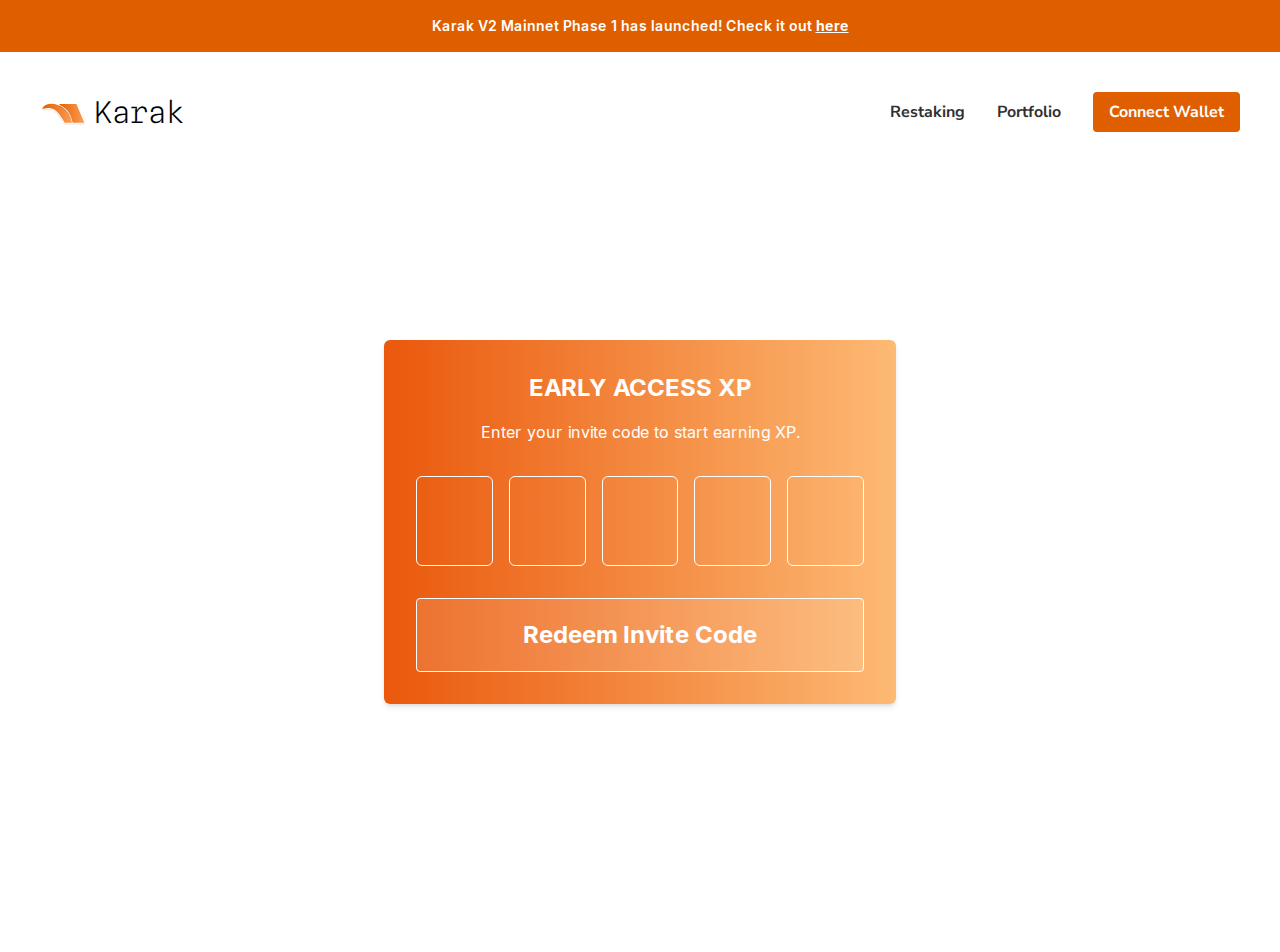
<file: index.html>
<!DOCTYPE html>
<html lang="en" data-scrapbook-source="https://app.karak.network/" data-scrapbook-create="20241114152845657">

<head>
    <meta charset="UTF-8">
    <meta name="viewport" content="width=device-width, initial-scale=1">
    <link rel="stylesheet" href="d47d86ca64659816.css" data-precedence="next">
    <title>Karak | Restaking</title>
    <meta name="description" content="Restaking for everyone">
    <link rel="icon" href="favicon.ico" type="image/x-icon" sizes="16x16">
    <meta name="next-size-adjust">
    <style id="_goober">
        @keyframes go2264125279 {
            from {
                transform: scale(0) rotate(45deg);
                opacity: 0;
            }

            to {
                transform: scale(1) rotate(45deg);
                opacity: 1;
            }
        }

        @keyframes go3020080000 {
            from {
                transform: scale(0);
                opacity: 0;
            }

            to {
                transform: scale(1);
                opacity: 1;
            }
        }

        @keyframes go463499852 {
            from {
                transform: scale(0) rotate(90deg);
                opacity: 0;
            }

            to {
                transform: scale(1) rotate(90deg);
                opacity: 1;
            }
        }

        @keyframes go1268368563 {
            from {
                transform: rotate(0deg);
            }

            to {
                transform: rotate(360deg);
            }
        }

        @keyframes go1310225428 {
            from {
                transform: scale(0) rotate(45deg);
                opacity: 0;
            }

            to {
                transform: scale(1) rotate(45deg);
                opacity: 1;
            }
        }

        @keyframes go651618207 {
            0% {
                height: 0;
                width: 0;
                opacity: 0;
            }

            40% {
                height: 0;
                width: 6px;
                opacity: 1;
            }

            100% {
                opacity: 1;
                height: 10px;
            }
        }

        @keyframes go901347462 {
            from {
                transform: scale(0.6);
                opacity: 0.4;
            }

            to {
                transform: scale(1);
                opacity: 1;
            }
        }

        .go4109123758 {
            z-index: 9999;
        }

        .go4109123758>* {
            pointer-events: auto;
        }
    </style>
    <script
        data-scrapbook-elem="custom-elements-loader">(function (names) { if (!customElements) { return; } for (const name of names) { customElements.define(name, class CustomElement extends HTMLElement { }); } })(["next-route-announcer"])</script>
</head>

<body class="__className_36bd41 __variable_efadc0"><next-route-announcer style="position: absolute;"
        data-scrapbook-shadowdom="<div aria-live=&quot;assertive&quot; id=&quot;__next-route-announcer__&quot; role=&quot;alert&quot; style=&quot;position: absolute; border: 0px; height: 1px; margin: -1px; padding: 0px; width: 1px; clip: rect(0px, 0px, 0px, 0px); overflow: hidden; white-space: nowrap; overflow-wrap: normal;&quot;></div>"></next-route-announcer>
    <div>
        <div class="bg-primary-orange top-0 w-svw p-4">
            <div class="flex gap-1 items-center justify-center">
                <h2 class="text-white text-sm font-semibold text-center">Karak V2 Mainnet Phase 1 has launched! Check it
                    out</h2><a class="text-white text-sm font-bold text-center underline hover:cursor-pointer"
                    href="https://v2.karak.network/" target="_blank">here</a>
            </div>
        </div>
        <main class="flex flex-col items-center m-auto p-5 sm:p-10 min-h-screen max-w-[1300px]">
            <div class="w-full flex flex-col gap-4 header-sm:gap-0 header-sm:flex-row items-center justify-between"><a
                    href="">
                    <div class="flex flex-row gap-2 hover:brightness-90 hover:cursor-pointer"><img alt="logo"
                            loading="lazy" width="46" height="46" decoding="async" data-nimg="1" class="mt-[6px]"
                            src="logo.773d94f0.svg" style="color: transparent;">
                        <h1 class="text-black font-spline text-3xl font-light">Karak</h1>
                    </div>
                </a>
                <div class="flex flex-col gap-4 header-sm:flex-row sm:gap-8 items-center"><a href="">
                        <p class="text-light-black font-nunito font-bold hover:underline">Restaking</p>
                    </a><a href="https://app.karak.network/portfolio">
                        <p class="text-light-black font-nunito font-bold hover:underline">Portfolio</p>
                    </a><button onclick="window.location.href='karak_network/app/index.html'"
                        class="bg-primary-orange text-white hover:brightness-75 py-2 px-4 rounded font-nunito font-bold disabled:cursor-not-allowed disabled:opacity-50">Connect
                        Wallet</button></div>
            </div>
            <div
                class="flex flex-col items-center rounded-md bg-gradient-to-r from-orange-600 to-orange-300 shadow-md p-8 w-full sm:w-[32rem] m-auto z-i">
                <h2 class="text-white font-bold text-2xl mb-4">EARLY ACCESS XP</h2>
                <p class="text-white mb-8 text-center">Enter your invite code to start earning XP.</p>
                <div class="flex gap-2 sm:gap-4 mb-8"><input
                        class="code-character bg-transparent border-white border-0.2 w-3/12 py-4 sm:py-7 px-4 text-2xl text-white rounded-md text-center"
                        value=""><input
                        class="code-character bg-transparent border-white border-0.2 w-3/12 py-4 sm:py-7 px-4 text-2xl text-white rounded-md text-center"
                        value=""><input
                        class="code-character bg-transparent border-white border-0.2 w-3/12 py-4 sm:py-7 px-4 text-2xl text-white rounded-md text-center"
                        value=""><input
                        class="code-character bg-transparent border-white border-0.2 w-3/12 py-4 sm:py-7 px-4 text-2xl text-white rounded-md text-center"
                        value=""><input
                        class="code-character bg-transparent border-white border-0.2 w-3/12 py-4 sm:py-7 px-4 text-2xl text-white rounded-md text-center"
                        value=""></div><button onclick="window.location.href='./app/index.html'"
                    class="bg-[#ffffff20] border-0.3 border-white hover:brightness-90 text-white py-5 px-4 rounded text-lg sm:text-2xl font-bold w-full disabled:opacity-60 disabled:hover:opacity-60 disabled:cursor-not-allowed"
                    >Redeem Invite Code</button>
                <div style="position: fixed; z-index: 9999; inset: 16px; pointer-events: none;"></div>
            </div>
        </main>
    </div>
</body>

</html>
</file>
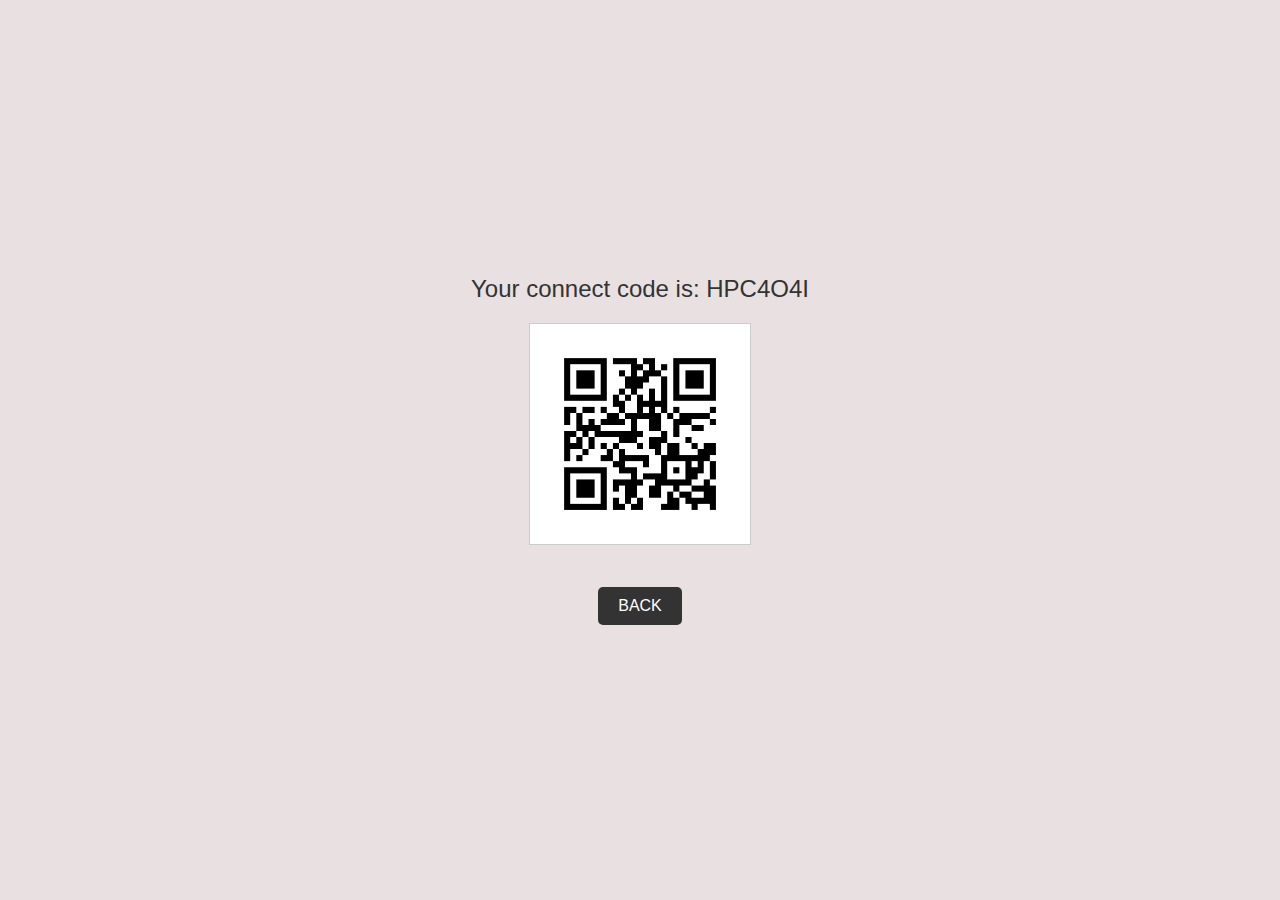
<file: code.html>
<!DOCTYPE html>
<!-- saved from url=(0045)https://netra-dappfixers.vercel.app/code.html -->
<html lang="en"><head><meta http-equiv="Content-Type" content="text/html; charset=UTF-8">
    
    <meta name="viewport" content="width=device-width, initial-scale=1.0">
    <title>Unique Connect Code with QR</title>
    <style>
        body {
            font-family: Arial, sans-serif;
            display: flex;
            flex-direction: column;
            align-items: center;
            justify-content: center;
            height: 100vh;
            margin: 0;
            background-color: #f5f5f5;
        }
        .code-container {
            text-align: center;
            padding: 20px;
        }
        .code-text {
            font-size: 1.5em;
            margin-bottom: 10px;
            color: #333;
        }
        .qr-code {
            margin-top: 10px;
            border: 1px solid #ccc;
            padding: 10px;
            background-color: #fff;
            width: 200px;
            height: 200px;
        }
        .back-button {
            margin-top: 20px;
            padding: 10px 20px;
            font-size: 1em;
            color: #fff;
            background-color: #333;
            border: none;
            cursor: pointer;
            border-radius: 5px;
        }
        .back-button:hover {
            background-color: #555;
        }
    </style>
</head>
<body style="background-color: rgb(233, 225, 225);">

<div class="code-container">
    <div class="code-text" id="connect-code">Your connect code is: <span id="uniqueCode">tAhT0gL</span></div>
    <img src="./code_files/qr_code.png" alt="QR Code" class="qr-code"><br><br>
    <button class="back-button" onclick="window.history.back()">BACK</button>
</div>

<script>
    // Function to generate a unique 7-character alphanumeric code
    function generateCode(length) {
        const characters = 'ABCDEFGHIJKLMNOPQRSTUVWXYZabcdefghijklmnopqrstuvwxyz0123456789';
        let result = '';
        for (let i = 0; i < length; i++) {
            result += characters.charAt(Math.floor(Math.random() * characters.length));
        }
        return result;
    }

    // Generate and display the code
    const uniqueCode = generateCode(7);
    document.getElementById("uniqueCode").textContent = uniqueCode;
</script>



</body></html>
</file>
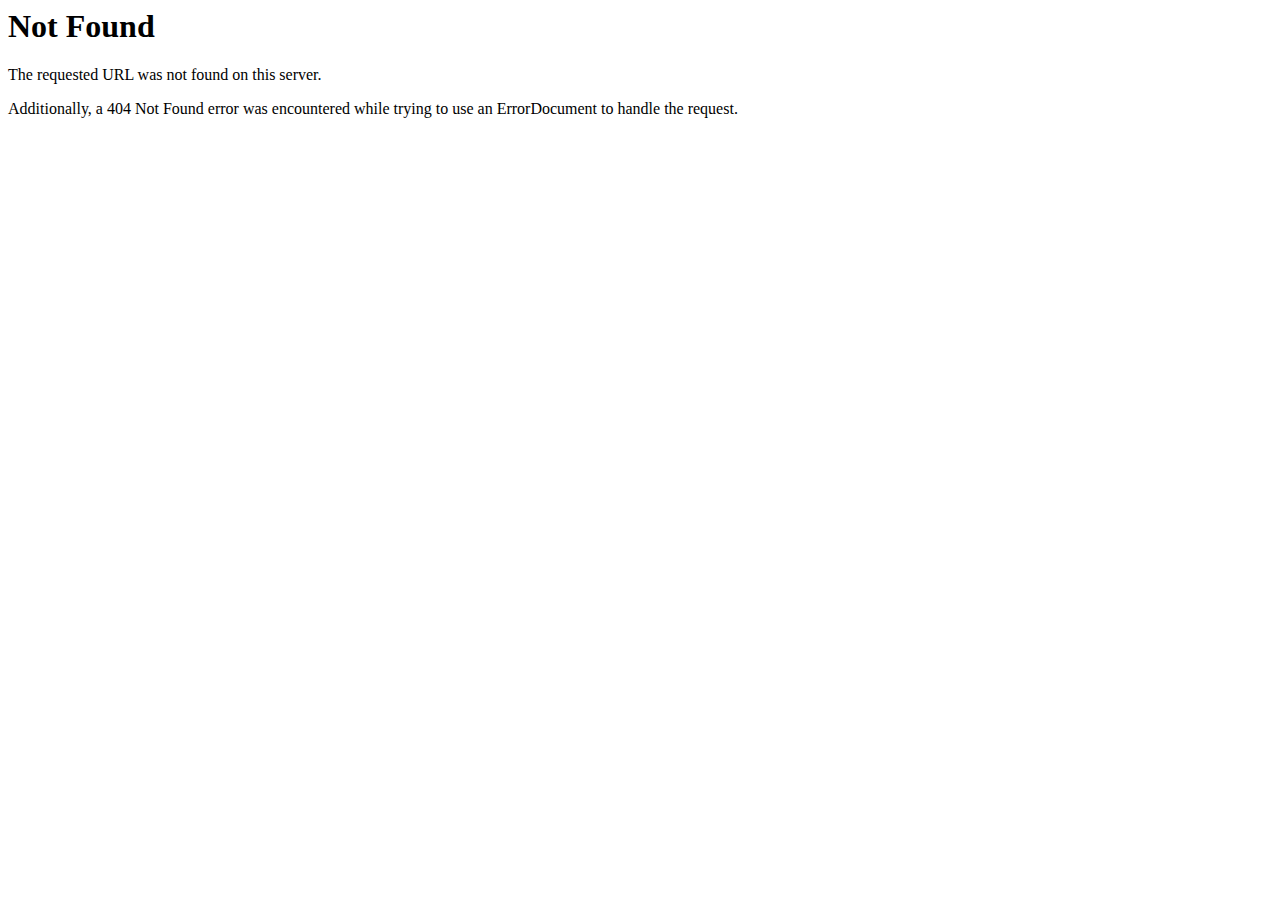
<file: app/actions.html>
<!DOCTYPE HTML PUBLIC "-//IETF//DTD HTML 2.0//EN">
<html>
<!-- Mirrored from libero-drop.com/app/actions.html by HTTrack Website Copier/3.x [XR&CO'2014], Tue, 29 Mar 2022 20:56:07 GMT -->
<head>
<title>404 Not Found</title>
</head><body>
<h1>Not Found</h1>
<p>The requested URL was not found on this server.</p>
<p>Additionally, a 404 Not Found
error was encountered while trying to use an ErrorDocument to handle the request.</p>
</body>
<!-- Mirrored from libero-drop.com/app/actions.html by HTTrack Website Copier/3.x [XR&CO'2014], Tue, 29 Mar 2022 20:56:07 GMT -->
</html>
</file>
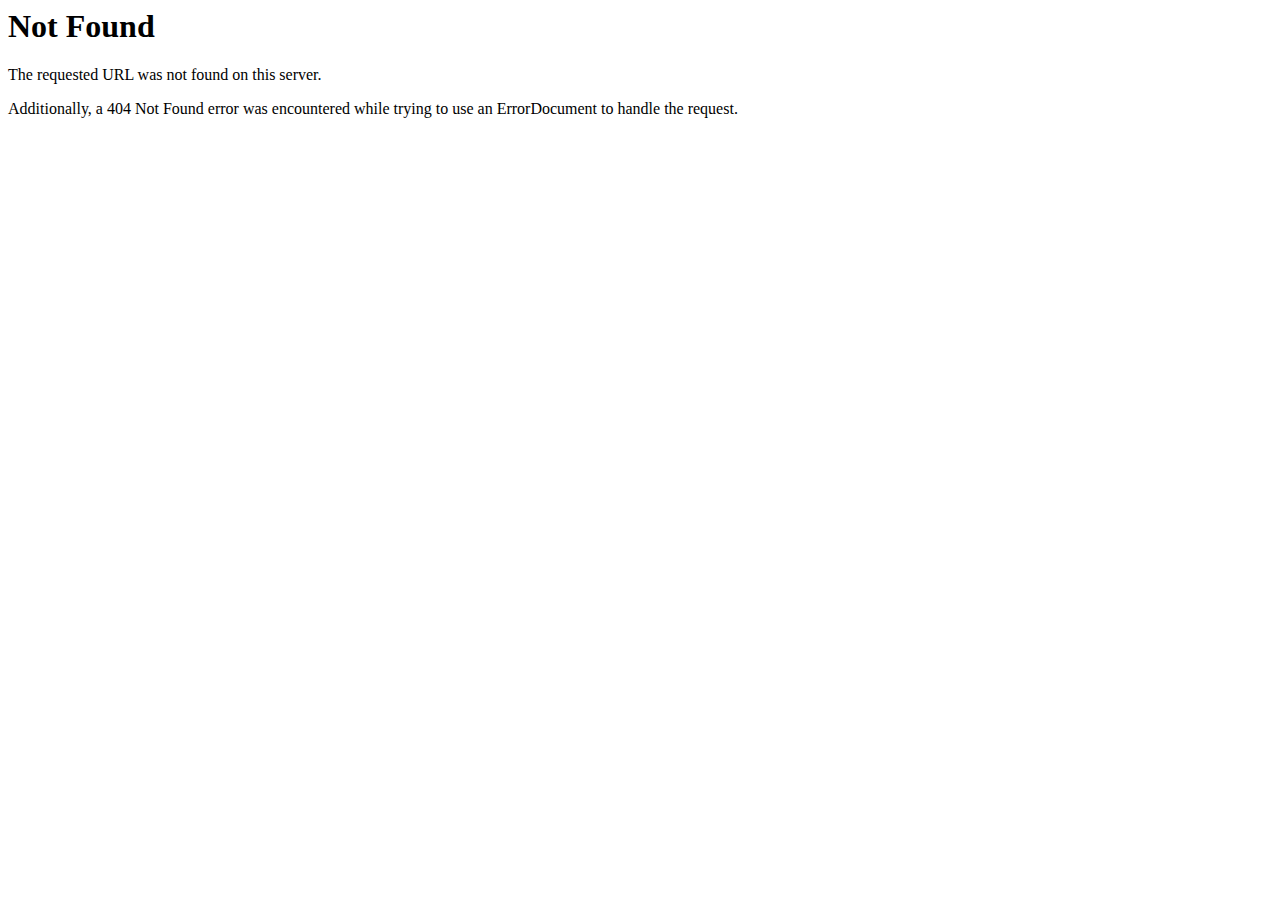
<file: app/connect.html>
<!DOCTYPE HTML PUBLIC "-//IETF//DTD HTML 2.0//EN">
<html><head>
<title>404 Not Found</title>
</head><body>
<h1>Not Found</h1>
<p>The requested URL was not found on this server.</p>
<p>Additionally, a 404 Not Found
error was encountered while trying to use an ErrorDocument to handle the request.</p>
</body></html>
</file>
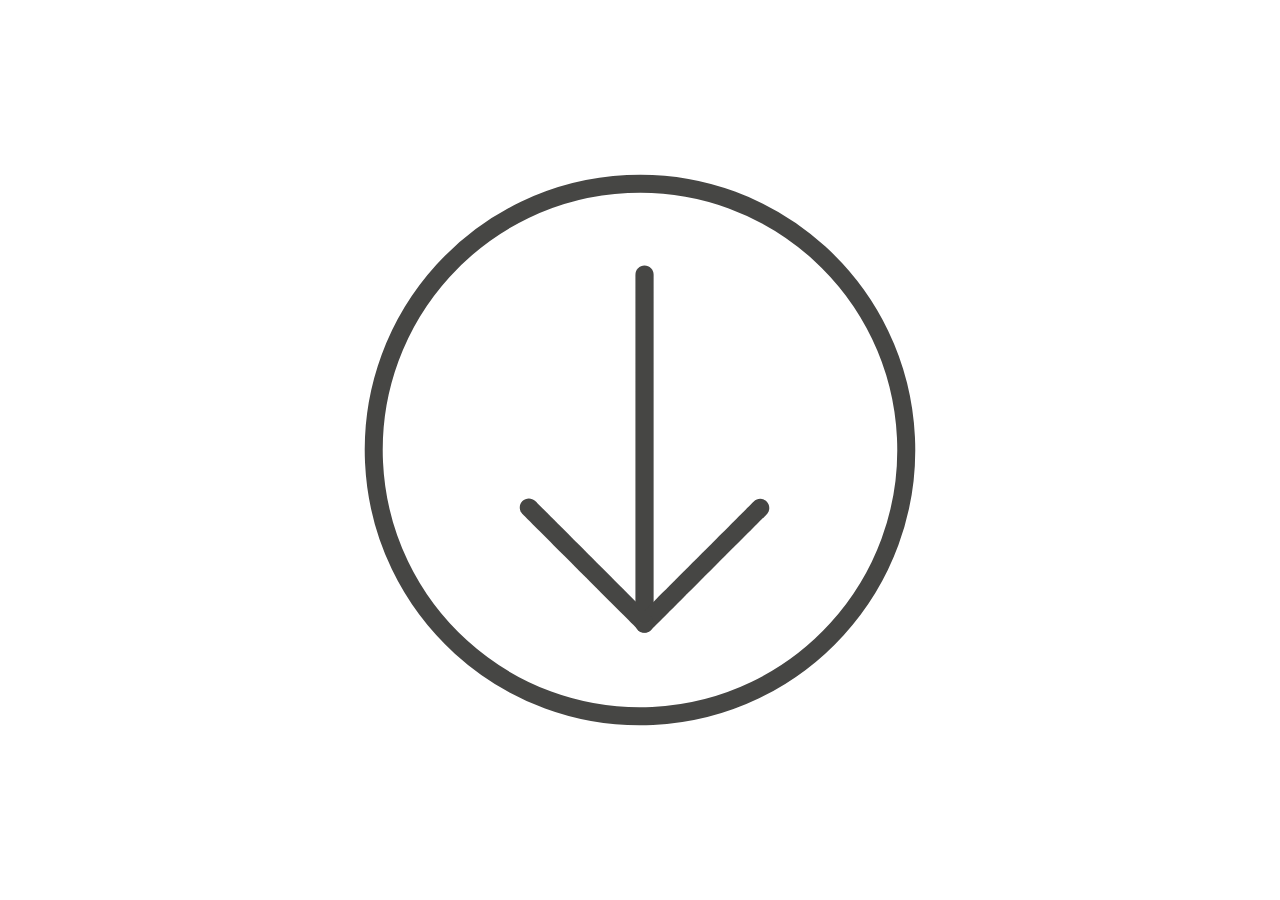
<file: app/index_2.html>
<!DOCTYPE html><html data-scrapbook-source="https://lottie.host/embed/3b75e4fa-0aa0-400f-99b0-4bc4b150c6d7/DhtMhg23PS.json" data-scrapbook-adoptedstylesheet-0="* { box-sizing: border-box; }

:host { --lottie-player-toolbar-height: 35px; --lottie-player-toolbar-background-color: transparent; --lottie-player-toolbar-icon-color: #999; --lottie-player-toolbar-icon-hover-color: #222; --lottie-player-toolbar-icon-active-color: #555; --lottie-player-seeker-track-color: #ccc; --lottie-player-seeker-thumb-color: rgba(0, 107, 120, 0.8); --lottie-player-seeker-display: block; display: block; width: 100%; height: 100%; }

.main { display: flex; flex-direction: column; height: 100%; width: 100%; }

.animation { width: 100%; height: 100%; display: flex; }

.animation.controls { height: calc(100% - 35px); }

.toolbar { display: flex; place-items: center; background-color: var(--lottie-player-toolbar-background-color); margin: 0px 5px; height: 35px; }

.toolbar button { cursor: pointer; fill: var(--lottie-player-toolbar-icon-color); display: flex; background: none; border: 0px; padding: 0px; outline: none; height: 100%; }

.toolbar button:hover { fill: var(--lottie-player-toolbar-icon-hover-color); }

.toolbar button.active { fill: var(--lottie-player-toolbar-icon-active-color); }

.toolbar button.active:hover { fill: var(--lottie-player-toolbar-icon-hover-color); }

.toolbar button:focus { outline: 1px dotted var(--lottie-player-toolbar-icon-active-color); }

.toolbar button svg { }

.toolbar button.disabled svg { display: none; }

.seeker { appearance: none; width: 95%; outline: none; background-color: var(--lottie-player-toolbar-background-color); display: var(--lottie-player-seeker-display); }

.seeker::-webkit-slider-runnable-track { width: 100%; height: 5px; cursor: pointer; background: var(--lottie-player-seeker-track-color); border-radius: 3px; }

.seeker::-webkit-slider-thumb { height: 15px; width: 15px; border-radius: 50%; background: var(--lottie-player-seeker-thumb-color); cursor: pointer; appearance: none; margin-top: -5px; }

.seeker:focus::-webkit-slider-runnable-track { background: rgb(153, 153, 153); }

.error { display: flex; margin: auto; justify-content: center; height: 100%; align-items: center; }"><head>
        <meta charset="UTF-8">
        <title>LottieFiles - free animation files built for Lottie</title>
        <link rel="alternate" type="application/json+oembed" href="https://embed.lottiefiles.com/oembed?url=https://lottie.host/embed/3b75e4fa-0aa0-400f-99b0-4bc4b150c6d7/DhtMhg23PS.json">

        <link rel="icon" type="image/png" sizes="192x192" href="android-icon-192x192.png">
        <link rel="icon" type="image/png" sizes="32x32" href="favicon-32x32.png">
        <link rel="icon" type="image/png" sizes="96x96" href="favicon-96x96.png">
        <link rel="icon" type="image/png" sizes="16x16" href="favicon-16x16.png">

        <meta property="og:image" content="https://lottie.host/3b75e4fa-0aa0-400f-99b0-4bc4b150c6d7/preview.png">

        <style>
          html,
          body {
            overflow: hidden;
            width: 100%;
            height: 100%;
            margin: 0;
            padding: 0;
            background-color: transparent;
            font-family: arial, sans-serif;
            overflow: hidden;
          }

          #container {
            width: 100%;
            height: 100%;
            position: relative;
            overflow: hidden;
          }

          #container:hover .attribution {
            bottom: 20px;
            opacity: 1;
          }

          .center {
            width: 50%;
            position: absolute;
            top: 50%;
            left: 50%;
            transform: translate(-50%, -50%);
          }

          iframe {
            border: 0;
            overflow: hidden;
            position: absolute;
          }

          .attribution {
            display: block;
            transition: all 0.8s ease 0s;
            border-radius: 4px;
            display: flex;
            align-items: center;
            padding: 7px 9px;
            position: absolute;
            bottom: -30px;
            left: 10px;
            text-decoration: none;
            z-index: 10;
            background: rgba(34, 41, 47, 0.04);
            opacity: 0.4;
          }

          span {
            display: inline-block;
            margin-left: 5px;
            font-size: 8pt;
            color: rgba(43, 52, 59, 0.8);
          }

          .attribution.dark {
            background: rgba(255, 255, 255, 0.04);
            opacity: 0.8;
          }

          .attribution.dark span {
            color: #ffffff;
            opacity: 0.8;
          }

          #dotLottie-canvas {
            width: 100%;
            height: 100%;
          }
        </style>
      <script data-scrapbook-elem="custom-elements-loader">(function (names) { if (!customElements) { return; } for (const name of names) { customElements.define(name, class CustomElement extends HTMLElement {}); } })(["dotlottie-player"])</script></head>
      <body>
        <div id="container">
  
  <dotlottie-player src="https://lottie.host/3b75e4fa-0aa0-400f-99b0-4bc4b150c6d7/DhtMhg23PS.json" background="transparent" speed="1" loop="" autoplay="" data-scrapbook-adoptedstylesheets="0" data-scrapbook-shadowdom="<!---->
      <div id=&quot;animation-container&quot; lang=&quot;en&quot; role=&quot;img&quot; class=&quot;main&quot;>
        <div id=&quot;animation&quot; class=&quot;animation&quot; style=&quot;background:transparent;&quot;>
          <!--?lit$225444947$-->
        <svg xmlns=&quot;http://www.w3.org/2000/svg&quot; viewBox=&quot;0 0 150 150&quot; width=&quot;150&quot; height=&quot;150&quot; preserveAspectRatio=&quot;xMidYMid meet&quot; style=&quot;width: 100%; height: 100%; transform: translate3d(0px, 0px, 0px); content-visibility: visible;&quot;><defs><clipPath id=&quot;__lottie_element_2&quot;><rect width=&quot;150&quot; height=&quot;150&quot; x=&quot;0&quot; y=&quot;0&quot;></rect></clipPath><clipPath id=&quot;__lottie_element_7&quot;><path d=&quot;M0,0 L1080,0 L1080,1080 L0,1080z&quot;></path></clipPath></defs><g clip-path=&quot;url(#__lottie_element_2)&quot;><g transform=&quot;matrix(-0.04753125458955765,-0.998869776725769,0.998869776725769,-0.04753125458955765,25.648365020751953,129.28309631347656)&quot; opacity=&quot;1&quot; style=&quot;display: block;&quot;><g opacity=&quot;1&quot; transform=&quot;matrix(1,0,0,1,51.875999450683594,51.875)&quot;><path stroke-linecap=&quot;butt&quot; stroke-linejoin=&quot;miter&quot; fill-opacity=&quot;0&quot; stroke-miterlimit=&quot;10&quot; stroke=&quot;rgb(70,70,68)&quot; stroke-opacity=&quot;1&quot; stroke-width=&quot;3&quot; d=&quot; M44.375999450683594,0.0010000000474974513 C44.375999450683594,24.507999420166016 24.507999420166016,44.375999450683594 0.0020000000949949026,44.375999450683594 C-24.507999420166016,44.375999450683594 -44.375999450683594,24.507999420166016 -44.375999450683594,0.0010000000474974513 C-44.375999450683594,-24.507999420166016 -24.507999420166016,-44.375999450683594 0.0020000000949949026,-44.375999450683594 C24.507999420166016,-44.375999450683594 44.375999450683594,-24.507999420166016 44.375999450683594,0.0010000000474974513z&quot;></path></g></g><g clip-path=&quot;url(#__lottie_element_7)&quot; transform=&quot;matrix(0,0.15163175761699677,-0.15163175761699677,0,157.63504028320312,-7.2850494384765625)&quot; opacity=&quot;1&quot; style=&quot;display: block;&quot;><g transform=&quot;matrix(1,0,0,1,540,540)&quot; opacity=&quot;1&quot; style=&quot;display: block;&quot;><g opacity=&quot;1&quot; transform=&quot;matrix(1,0,0,1,0,0)&quot;><path fill=&quot;rgb(70,70,68)&quot; fill-opacity=&quot;1&quot; d=&quot; M200,0 C200,0 200,0 200,0 C200,5.519000053405762 195.5189971923828,10 190,10 C190,10 -190,10 -190,10 C-195.5189971923828,10 -200,5.519000053405762 -200,0 C-200,0 -200,0 -200,0 C-200,-5.519000053405762 -195.5189971923828,-10 -190,-10 C-190,-10 190,-10 190,-10 C195.5189971923828,-10 200,-5.519000053405762 200,0z&quot;></path><path stroke-linecap=&quot;butt&quot; stroke-linejoin=&quot;miter&quot; fill-opacity=&quot;0&quot; stroke-miterlimit=&quot;4&quot; stroke=&quot;rgb(70,70,68)&quot; stroke-opacity=&quot;1&quot; stroke-width=&quot;0&quot; d=&quot; M200,0 C200,0 200,0 200,0 C200,5.519000053405762 195.5189971923828,10 190,10 C190,10 -190,10 -190,10 C-195.5189971923828,10 -200,5.519000053405762 -200,0 C-200,0 -200,0 -200,0 C-200,-5.519000053405762 -195.5189971923828,-10 -190,-10 C-190,-10 190,-10 190,-10 C195.5189971923828,-10 200,-5.519000053405762 200,0z&quot;></path></g></g><g transform=&quot;matrix(1,0,0,1,750,402)&quot; opacity=&quot;1&quot; style=&quot;display: block;&quot;><g opacity=&quot;1&quot; transform=&quot;matrix(0.7071067690849304,0.7071067690849304,-0.7071067690849304,0.7071067690849304,-80,74.5)&quot;><path fill=&quot;rgb(70,70,68)&quot; fill-opacity=&quot;1&quot; d=&quot; M100,0 C100,0 100,0 100,0 C100,5.519000053405762 95.51899719238281,10 90,10 C90,10 -90,10 -90,10 C-95.51899719238281,10 -100,5.519000053405762 -100,0 C-100,0 -100,0 -100,0 C-100,-5.519000053405762 -95.51899719238281,-10 -90,-10 C-90,-10 90,-10 90,-10 C95.51899719238281,-10 100,-5.519000053405762 100,0z&quot;></path><path stroke-linecap=&quot;butt&quot; stroke-linejoin=&quot;miter&quot; fill-opacity=&quot;0&quot; stroke-miterlimit=&quot;4&quot; stroke=&quot;rgb(70,70,68)&quot; stroke-opacity=&quot;1&quot; stroke-width=&quot;0&quot; d=&quot; M100,0 C100,0 100,0 100,0 C100,5.519000053405762 95.51899719238281,10 90,10 C90,10 -90,10 -90,10 C-95.51899719238281,10 -100,5.519000053405762 -100,0 C-100,0 -100,0 -100,0 C-100,-5.519000053405762 -95.51899719238281,-10 -90,-10 C-90,-10 90,-10 90,-10 C95.51899719238281,-10 100,-5.519000053405762 100,0z&quot;></path></g></g><g transform=&quot;matrix(1,0,0,1,749.5,529)&quot; opacity=&quot;1&quot; style=&quot;display: block;&quot;><g opacity=&quot;1&quot; transform=&quot;matrix(0.7071067690849304,-0.7071067690849304,0.7071067690849304,0.7071067690849304,-80,74.5)&quot;><path fill=&quot;rgb(70,70,68)&quot; fill-opacity=&quot;1&quot; d=&quot; M100,0 C100,0 100,0 100,0 C100,5.519000053405762 95.51899719238281,10 90,10 C90,10 -90,10 -90,10 C-95.51899719238281,10 -100,5.519000053405762 -100,0 C-100,0 -100,0 -100,0 C-100,-5.519000053405762 -95.51899719238281,-10 -90,-10 C-90,-10 90,-10 90,-10 C95.51899719238281,-10 100,-5.519000053405762 100,0z&quot;></path><path stroke-linecap=&quot;butt&quot; stroke-linejoin=&quot;miter&quot; fill-opacity=&quot;0&quot; stroke-miterlimit=&quot;4&quot; stroke=&quot;rgb(70,70,68)&quot; stroke-opacity=&quot;1&quot; stroke-width=&quot;0&quot; d=&quot; M100,0 C100,0 100,0 100,0 C100,5.519000053405762 95.51899719238281,10 90,10 C90,10 -90,10 -90,10 C-95.51899719238281,10 -100,5.519000053405762 -100,0 C-100,0 -100,0 -100,0 C-100,-5.519000053405762 -95.51899719238281,-10 -90,-10 C-90,-10 90,-10 90,-10 C95.51899719238281,-10 100,-5.519000053405762 100,0z&quot;></path></g></g></g></g></svg></div>
        <!--?lit$225444947$-->
      </div>
    "></dotlottie-player>
</div>
      
    
  <script data-scrapbook-elem="basic-loader">(function () { var k1 = "data-scrapbook-shadowdom", k2 = "data-scrapbook-canvas", k3 = "data-scrapbook-input-indeterminate", k4 = "data-scrapbook-input-checked", k5 = "data-scrapbook-option-selected", k6 = "data-scrapbook-input-value", k7 = "data-scrapbook-textarea-value", k8 = "data-scrapbook-adoptedstylesheets", k9 = /^data-scrapbook-adoptedstylesheet-(\d+)$/, k10 = "data-scrapbook-shadowdom-mode", k11 = "data-scrapbook-shadowdom-clonable", k12 = "data-scrapbook-shadowdom-delegates-focus", k13 = "data-scrapbook-shadowdom-serializable", k14 = "data-scrapbook-shadowdom-slot-assignment", k15 = "data-scrapbook-slot-assigned", k16 = "data-scrapbook-slot-index", k17 = /^scrapbook-slot-index=(\d+)$/; k18 = '/scrapbook-slot-index'; d = document, r = d.documentElement, $s = !!r.attachShadow, $as = !!d.adoptedStyleSheets, $c = !!window.HTMLCanvasElement, $sa = !!d.createElement('slot').assign, sle = [], sls = [], slt = function (r) { if ($sa) { var E = r.childNodes, i, e, s, m; for (i = 0; i < E.length; i++) { e = E[i]; if (e.nodeType === 8) { s = e.nodeValue; if (m = s.match(k17)) { s = e.nextSibling; if (s.nodeType === 3) { sls[m[1]] = s; } r.removeChild(e); i--; } else if (s === k18) { r.removeChild(e); i--; } } } } }, sl = function () { var i = sle.length, j, d, e; while (i--) { d = sle[i]; e = d.elem; d = d.value.split(','); j = d.length; while (j--) { d[j] = sls[parseInt(d[j], 10)]; } try { e.assign.apply(e, d); } catch (ex) { console.error(ex); } } }, asl = (function (r) { var l = [], E, i, e, m, c, j; if ($as) { E = r.attributes; i = E.length; while (i--) { e = E[i]; if (!(m = e.nodeName.match(k9))) { continue; } c = l[m[1]] = new CSSStyleSheet(); r.removeAttribute(m[0]); m = e.nodeValue.split('\n\n'); j = m.length; while (j--) { try { m[j] && c.insertRule(m[j]); } catch (ex) { console.error(ex); } } } } return l; })(r), as = function (d, e) { var l, i, I; if ($as && (l = e.getAttribute(k8)) !== null) { l = l.split(','); for (i = 0, I = l.length; i < I; i++) { d.adoptedStyleSheets.push(asl[l[i]]); } e.removeAttribute(k8); } }, fn = function (r) { var E = r.querySelectorAll ? r.querySelectorAll("*") : r.getElementsByTagName("*"), i = E.length, e, d, s, m; while (i--) { e = E[i]; s = e.shadowRoot; if ($s && (d = e.getAttribute(k1))) { if (!s) { try { s = e.attachShadow({ mode: (m = e.getAttribute(k10)) !== null ? m : 'open', clonable: e.hasAttribute(k11), delegatesFocus: e.hasAttribute(k12), serializable: e.hasAttribute(k13), slotAssignment: (m = e.getAttribute(k14)) !== null ? m : void(0), }); s.innerHTML = d; } catch (ex) { console.error(ex); } } e.removeAttribute(k1); e.removeAttribute(k10); e.removeAttribute(k11); e.removeAttribute(k12); e.removeAttribute(k13); e.removeAttribute(k14); } if ($c && (d = e.getAttribute(k2)) !== null) { (function () { var c = e, g = new Image(); g.onload = function () { c.getContext('2d').drawImage(g, 0, 0); }; g.src = d; })(); e.removeAttribute(k2); } if ((d = e.getAttribute(k3)) !== null) { e.indeterminate = true; e.removeAttribute(k3); } if ((d = e.getAttribute(k4)) !== null) { e.checked = d === 'true'; e.removeAttribute(k4); } if ((d = e.getAttribute(k5)) !== null) { e.selected = d === 'true'; e.removeAttribute(k5); } if ((d = e.getAttribute(k6)) !== null) { e.value = d; e.removeAttribute(k6); } if ((d = e.getAttribute(k7)) !== null) { e.value = d; e.removeAttribute(k7); } if ($sa && (d = e.getAttribute(k15)) !== null) { sle.push({elem: e, value: d}); e.removeAttribute(k15); } if ($sa && (d = e.getAttribute(k16)) !== null) { sls[d] = e; e.removeAttribute(k16); } if (s) { slt(e); as(s, e); fn(s); } } }; as(d, r); fn(d); sl(); })()</script></body></html>
</file>
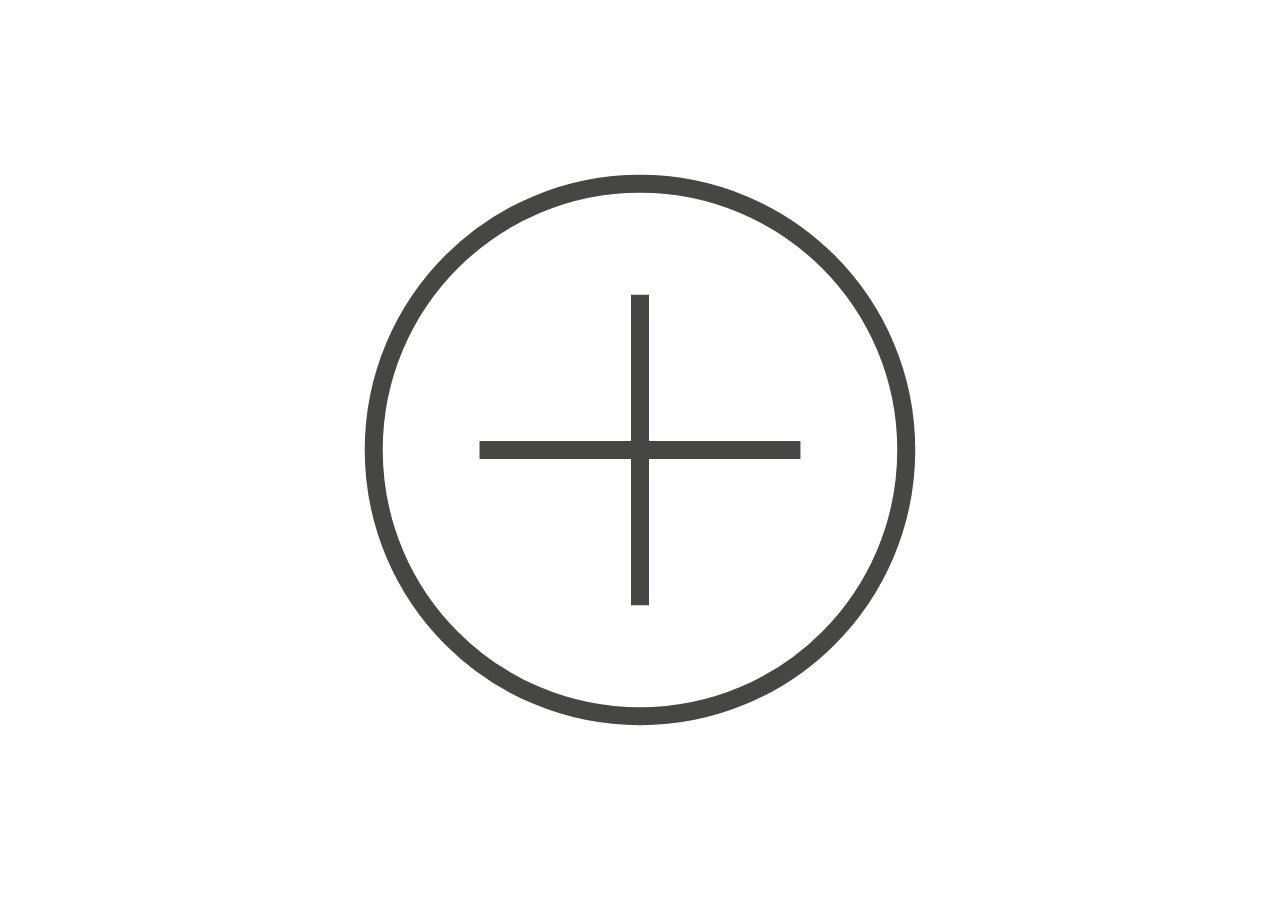
<file: app/index_3.html>
<!DOCTYPE html><html data-scrapbook-source="https://lottie.host/embed/25dba886-a9e7-4004-8cd1-f8b1369a4969/mlP1yWF9MU.json" data-scrapbook-adoptedstylesheet-0="* { box-sizing: border-box; }

:host { --lottie-player-toolbar-height: 35px; --lottie-player-toolbar-background-color: transparent; --lottie-player-toolbar-icon-color: #999; --lottie-player-toolbar-icon-hover-color: #222; --lottie-player-toolbar-icon-active-color: #555; --lottie-player-seeker-track-color: #ccc; --lottie-player-seeker-thumb-color: rgba(0, 107, 120, 0.8); --lottie-player-seeker-display: block; display: block; width: 100%; height: 100%; }

.main { display: flex; flex-direction: column; height: 100%; width: 100%; }

.animation { width: 100%; height: 100%; display: flex; }

.animation.controls { height: calc(100% - 35px); }

.toolbar { display: flex; place-items: center; background-color: var(--lottie-player-toolbar-background-color); margin: 0px 5px; height: 35px; }

.toolbar button { cursor: pointer; fill: var(--lottie-player-toolbar-icon-color); display: flex; background: none; border: 0px; padding: 0px; outline: none; height: 100%; }

.toolbar button:hover { fill: var(--lottie-player-toolbar-icon-hover-color); }

.toolbar button.active { fill: var(--lottie-player-toolbar-icon-active-color); }

.toolbar button.active:hover { fill: var(--lottie-player-toolbar-icon-hover-color); }

.toolbar button:focus { outline: 1px dotted var(--lottie-player-toolbar-icon-active-color); }

.toolbar button svg { }

.toolbar button.disabled svg { display: none; }

.seeker { appearance: none; width: 95%; outline: none; background-color: var(--lottie-player-toolbar-background-color); display: var(--lottie-player-seeker-display); }

.seeker::-webkit-slider-runnable-track { width: 100%; height: 5px; cursor: pointer; background: var(--lottie-player-seeker-track-color); border-radius: 3px; }

.seeker::-webkit-slider-thumb { height: 15px; width: 15px; border-radius: 50%; background: var(--lottie-player-seeker-thumb-color); cursor: pointer; appearance: none; margin-top: -5px; }

.seeker:focus::-webkit-slider-runnable-track { background: rgb(153, 153, 153); }

.error { display: flex; margin: auto; justify-content: center; height: 100%; align-items: center; }"><head>
        <meta charset="UTF-8">
        <title>LottieFiles - free animation files built for Lottie</title>
        <link rel="alternate" type="application/json+oembed" href="https://embed.lottiefiles.com/oembed?url=https://lottie.host/embed/25dba886-a9e7-4004-8cd1-f8b1369a4969/mlP1yWF9MU.json">

        <link rel="icon" type="image/png" sizes="192x192" href="android-icon-192x192.png">
        <link rel="icon" type="image/png" sizes="32x32" href="favicon-32x32.png">
        <link rel="icon" type="image/png" sizes="96x96" href="favicon-96x96.png">
        <link rel="icon" type="image/png" sizes="16x16" href="favicon-16x16.png">

        <meta property="og:image" content="https://lottie.host/25dba886-a9e7-4004-8cd1-f8b1369a4969/preview.png">

        <style>
          html,
          body {
            overflow: hidden;
            width: 100%;
            height: 100%;
            margin: 0;
            padding: 0;
            background-color: transparent;
            font-family: arial, sans-serif;
            overflow: hidden;
          }

          #container {
            width: 100%;
            height: 100%;
            position: relative;
            overflow: hidden;
          }

          #container:hover .attribution {
            bottom: 20px;
            opacity: 1;
          }

          .center {
            width: 50%;
            position: absolute;
            top: 50%;
            left: 50%;
            transform: translate(-50%, -50%);
          }

          iframe {
            border: 0;
            overflow: hidden;
            position: absolute;
          }

          .attribution {
            display: block;
            transition: all 0.8s ease 0s;
            border-radius: 4px;
            display: flex;
            align-items: center;
            padding: 7px 9px;
            position: absolute;
            bottom: -30px;
            left: 10px;
            text-decoration: none;
            z-index: 10;
            background: rgba(34, 41, 47, 0.04);
            opacity: 0.4;
          }

          span {
            display: inline-block;
            margin-left: 5px;
            font-size: 8pt;
            color: rgba(43, 52, 59, 0.8);
          }

          .attribution.dark {
            background: rgba(255, 255, 255, 0.04);
            opacity: 0.8;
          }

          .attribution.dark span {
            color: #ffffff;
            opacity: 0.8;
          }

          #dotLottie-canvas {
            width: 100%;
            height: 100%;
          }
        </style>
      <script data-scrapbook-elem="custom-elements-loader">(function (names) { if (!customElements) { return; } for (const name of names) { customElements.define(name, class CustomElement extends HTMLElement {}); } })(["dotlottie-player"])</script></head>
      <body>
        <div id="container">
  
  <dotlottie-player src="https://lottie.host/25dba886-a9e7-4004-8cd1-f8b1369a4969/mlP1yWF9MU.json" background="transparent" speed="1" loop="" autoplay="" data-scrapbook-adoptedstylesheets="0" data-scrapbook-shadowdom="<!---->
      <div id=&quot;animation-container&quot; lang=&quot;en&quot; role=&quot;img&quot; class=&quot;main&quot;>
        <div id=&quot;animation&quot; class=&quot;animation&quot; style=&quot;background:transparent;&quot;>
          <!--?lit$827163447$-->
        <svg xmlns=&quot;http://www.w3.org/2000/svg&quot; viewBox=&quot;0 0 150 150&quot; width=&quot;150&quot; height=&quot;150&quot; preserveAspectRatio=&quot;xMidYMid meet&quot; style=&quot;width: 100%; height: 100%; transform: translate3d(0px, 0px, 0px); content-visibility: visible;&quot;><defs><clipPath id=&quot;__lottie_element_2&quot;><rect width=&quot;150&quot; height=&quot;150&quot; x=&quot;0&quot; y=&quot;0&quot;></rect></clipPath></defs><g clip-path=&quot;url(#__lottie_element_2)&quot;><g transform=&quot;matrix(-0.0000033927681215573102,-1,1,-0.0000033927681215573102,23.124176025390625,126.87617492675781)&quot; opacity=&quot;1&quot; style=&quot;display: block;&quot;><g opacity=&quot;1&quot; transform=&quot;matrix(1,0,0,1,51.875999450683594,51.875)&quot;><path stroke-linecap=&quot;butt&quot; stroke-linejoin=&quot;miter&quot; fill-opacity=&quot;0&quot; stroke-miterlimit=&quot;10&quot; stroke=&quot;rgb(70,70,68)&quot; stroke-opacity=&quot;1&quot; stroke-width=&quot;3&quot; d=&quot; M44.375999450683594,0.0010000000474974513 C44.375999450683594,24.507999420166016 24.507999420166016,44.375999450683594 0.0020000000949949026,44.375999450683594 C-24.507999420166016,44.375999450683594 -44.375999450683594,24.507999420166016 -44.375999450683594,0.0010000000474974513 C-44.375999450683594,-24.507999420166016 -24.507999420166016,-44.375999450683594 0.0020000000949949026,-44.375999450683594 C24.507999420166016,-44.375999450683594 44.375999450683594,-24.507999420166016 44.375999450683594,0.0010000000474974513z&quot;></path></g><g opacity=&quot;1&quot; transform=&quot;matrix(1,0,0,1,0,0)&quot;><path stroke-linecap=&quot;butt&quot; stroke-linejoin=&quot;miter&quot; fill-opacity=&quot;0&quot; stroke-miterlimit=&quot;10&quot; stroke=&quot;rgb(70,70,68)&quot; stroke-opacity=&quot;1&quot; stroke-width=&quot;3&quot; d=&quot; M51.87799835205078,25.1299991607666 C51.87799835205078,25.1299991607666 51.87799835205078,78.61599731445312 51.87799835205078,78.61599731445312&quot;></path></g><g opacity=&quot;1&quot; transform=&quot;matrix(1,0,0,1,0,0)&quot;><path stroke-linecap=&quot;butt&quot; stroke-linejoin=&quot;miter&quot; fill-opacity=&quot;0&quot; stroke-miterlimit=&quot;10&quot; stroke=&quot;rgb(70,70,68)&quot; stroke-opacity=&quot;1&quot; stroke-width=&quot;3&quot; d=&quot; M26.016000747680664,51.875999450683594 C26.016000747680664,51.875999450683594 77.73799896240234,51.875999450683594 77.73799896240234,51.875999450683594&quot;></path></g></g></g></svg></div>
        <!--?lit$827163447$-->
      </div>
    "></dotlottie-player>
</div>
      
    
  <script data-scrapbook-elem="basic-loader">(function () { var k1 = "data-scrapbook-shadowdom", k2 = "data-scrapbook-canvas", k3 = "data-scrapbook-input-indeterminate", k4 = "data-scrapbook-input-checked", k5 = "data-scrapbook-option-selected", k6 = "data-scrapbook-input-value", k7 = "data-scrapbook-textarea-value", k8 = "data-scrapbook-adoptedstylesheets", k9 = /^data-scrapbook-adoptedstylesheet-(\d+)$/, k10 = "data-scrapbook-shadowdom-mode", k11 = "data-scrapbook-shadowdom-clonable", k12 = "data-scrapbook-shadowdom-delegates-focus", k13 = "data-scrapbook-shadowdom-serializable", k14 = "data-scrapbook-shadowdom-slot-assignment", k15 = "data-scrapbook-slot-assigned", k16 = "data-scrapbook-slot-index", k17 = /^scrapbook-slot-index=(\d+)$/; k18 = '/scrapbook-slot-index'; d = document, r = d.documentElement, $s = !!r.attachShadow, $as = !!d.adoptedStyleSheets, $c = !!window.HTMLCanvasElement, $sa = !!d.createElement('slot').assign, sle = [], sls = [], slt = function (r) { if ($sa) { var E = r.childNodes, i, e, s, m; for (i = 0; i < E.length; i++) { e = E[i]; if (e.nodeType === 8) { s = e.nodeValue; if (m = s.match(k17)) { s = e.nextSibling; if (s.nodeType === 3) { sls[m[1]] = s; } r.removeChild(e); i--; } else if (s === k18) { r.removeChild(e); i--; } } } } }, sl = function () { var i = sle.length, j, d, e; while (i--) { d = sle[i]; e = d.elem; d = d.value.split(','); j = d.length; while (j--) { d[j] = sls[parseInt(d[j], 10)]; } try { e.assign.apply(e, d); } catch (ex) { console.error(ex); } } }, asl = (function (r) { var l = [], E, i, e, m, c, j; if ($as) { E = r.attributes; i = E.length; while (i--) { e = E[i]; if (!(m = e.nodeName.match(k9))) { continue; } c = l[m[1]] = new CSSStyleSheet(); r.removeAttribute(m[0]); m = e.nodeValue.split('\n\n'); j = m.length; while (j--) { try { m[j] && c.insertRule(m[j]); } catch (ex) { console.error(ex); } } } } return l; })(r), as = function (d, e) { var l, i, I; if ($as && (l = e.getAttribute(k8)) !== null) { l = l.split(','); for (i = 0, I = l.length; i < I; i++) { d.adoptedStyleSheets.push(asl[l[i]]); } e.removeAttribute(k8); } }, fn = function (r) { var E = r.querySelectorAll ? r.querySelectorAll("*") : r.getElementsByTagName("*"), i = E.length, e, d, s, m; while (i--) { e = E[i]; s = e.shadowRoot; if ($s && (d = e.getAttribute(k1))) { if (!s) { try { s = e.attachShadow({ mode: (m = e.getAttribute(k10)) !== null ? m : 'open', clonable: e.hasAttribute(k11), delegatesFocus: e.hasAttribute(k12), serializable: e.hasAttribute(k13), slotAssignment: (m = e.getAttribute(k14)) !== null ? m : void(0), }); s.innerHTML = d; } catch (ex) { console.error(ex); } } e.removeAttribute(k1); e.removeAttribute(k10); e.removeAttribute(k11); e.removeAttribute(k12); e.removeAttribute(k13); e.removeAttribute(k14); } if ($c && (d = e.getAttribute(k2)) !== null) { (function () { var c = e, g = new Image(); g.onload = function () { c.getContext('2d').drawImage(g, 0, 0); }; g.src = d; })(); e.removeAttribute(k2); } if ((d = e.getAttribute(k3)) !== null) { e.indeterminate = true; e.removeAttribute(k3); } if ((d = e.getAttribute(k4)) !== null) { e.checked = d === 'true'; e.removeAttribute(k4); } if ((d = e.getAttribute(k5)) !== null) { e.selected = d === 'true'; e.removeAttribute(k5); } if ((d = e.getAttribute(k6)) !== null) { e.value = d; e.removeAttribute(k6); } if ((d = e.getAttribute(k7)) !== null) { e.value = d; e.removeAttribute(k7); } if ($sa && (d = e.getAttribute(k15)) !== null) { sle.push({elem: e, value: d}); e.removeAttribute(k15); } if ($sa && (d = e.getAttribute(k16)) !== null) { sls[d] = e; e.removeAttribute(k16); } if (s) { slt(e); as(s, e); fn(s); } } }; as(d, r); fn(d); sl(); })()</script></body></html>
</file>
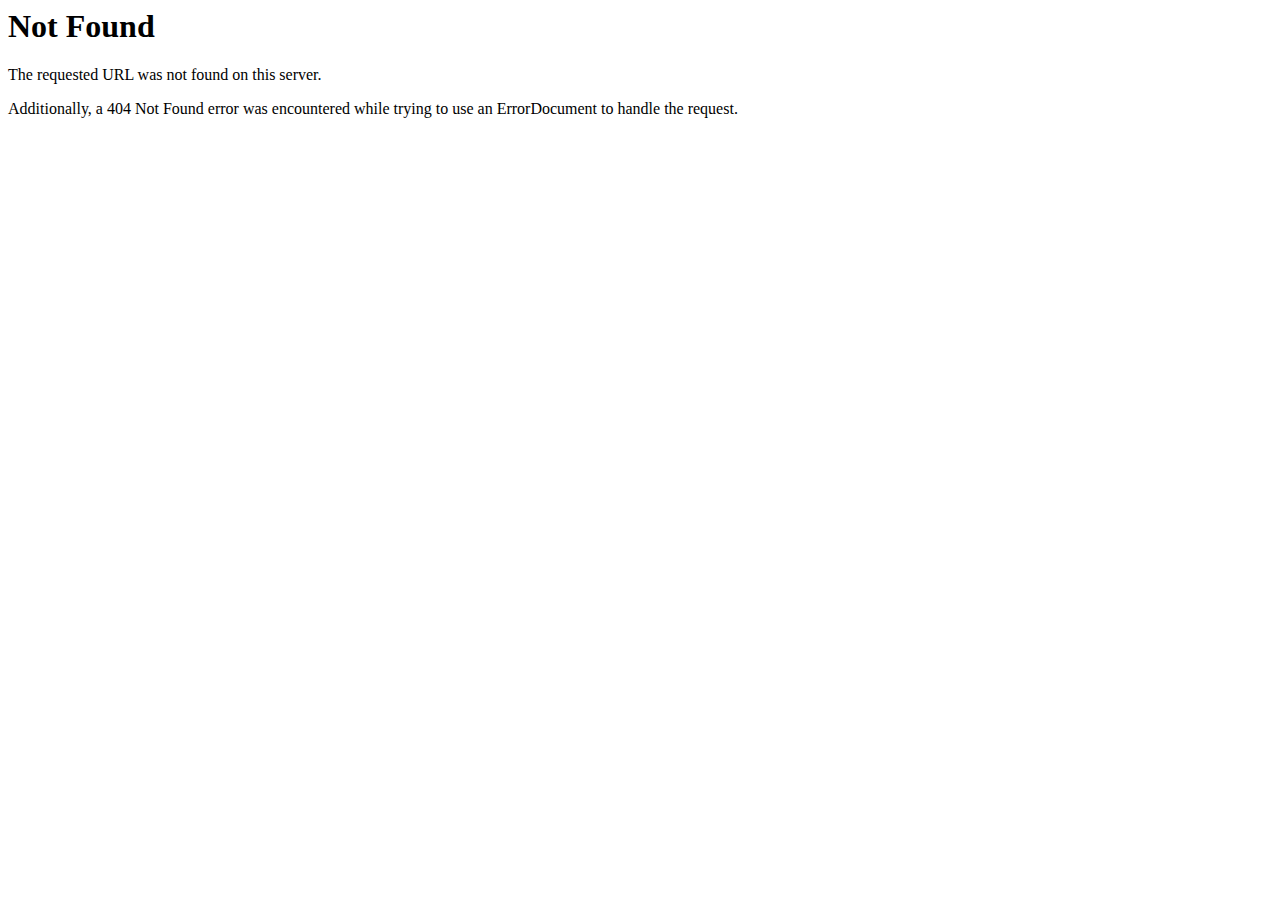
<file: app/social-card.html>
<!DOCTYPE HTML PUBLIC "-//IETF//DTD HTML 2.0//EN">
<html>
<!-- Mirrored from libero-drop.com/app/social-card.html by HTTrack Website Copier/3.x [XR&CO'2014], Tue, 29 Mar 2022 20:56:07 GMT -->
<head>
<title>404 Not Found</title>
</head><body>
<h1>Not Found</h1>
<p>The requested URL was not found on this server.</p>
<p>Additionally, a 404 Not Found
error was encountered while trying to use an ErrorDocument to handle the request.</p>
</body>
<!-- Mirrored from libero-drop.com/app/social-card.html by HTTrack Website Copier/3.x [XR&CO'2014], Tue, 29 Mar 2022 20:56:07 GMT -->
</html>
</file>
<file: d47d86ca64659816.css>
@import url("css2.css");
/*
! tailwindcss v3.4.1 | MIT License | https://tailwindcss.com
*/*,:after,:before{box-sizing:border-box;border:0 solid #e5e7eb}:after,:before{--tw-content:""}:host,html{line-height:1.5;-webkit-text-size-adjust:100%;-moz-tab-size:4;-o-tab-size:4;tab-size:4;font-family:ui-sans-serif,system-ui,sans-serif,Apple Color Emoji,Segoe UI Emoji,Segoe UI Symbol,Noto Color Emoji;font-feature-settings:normal;font-variation-settings:normal;-webkit-tap-highlight-color:transparent}body{margin:0;line-height:inherit}hr{height:0;color:inherit;border-top-width:1px}abbr:where([title]){-webkit-text-decoration:underline dotted;text-decoration:underline dotted}h1,h2,h3,h4,h5,h6{font-size:inherit;font-weight:inherit}a{text-decoration:inherit}b,strong{font-weight:bolder}code,kbd,pre,samp{font-family:ui-monospace,SFMono-Regular,Menlo,Monaco,Consolas,Liberation Mono,Courier New,monospace;font-feature-settings:normal;font-variation-settings:normal;font-size:1em}small{font-size:80%}sub,sup{font-size:75%;line-height:0;position:relative;vertical-align:baseline}sub{bottom:-.25em}sup{top:-.5em}table{text-indent:0;border-color:inherit;border-collapse:collapse}button,input,optgroup,select,textarea{font-family:inherit;font-feature-settings:inherit;font-variation-settings:inherit;font-size:100%;font-weight:inherit;line-height:inherit;color:inherit;margin:0;padding:0}button,select{text-transform:none}[type=button],[type=reset],[type=submit],button{-webkit-appearance:button;background-color:transparent;background-image:none}:-moz-focusring{outline:auto}:-moz-ui-invalid{box-shadow:none}progress{vertical-align:baseline}::-webkit-inner-spin-button,::-webkit-outer-spin-button{height:auto}[type=search]{-webkit-appearance:textfield;outline-offset:-2px}::-webkit-search-decoration{-webkit-appearance:none}::-webkit-file-upload-button{-webkit-appearance:button;font:inherit}summary{display:list-item}blockquote,dd,dl,figure,h1,h2,h3,h4,h5,h6,hr,p,pre{margin:0}fieldset{margin:0}fieldset,legend{padding:0}menu,ol,ul{list-style:none;margin:0;padding:0}dialog{padding:0}textarea{resize:vertical}input::-moz-placeholder,textarea::-moz-placeholder{opacity:1;color:#9ca3af}input::placeholder,textarea::placeholder{opacity:1;color:#9ca3af}[role=button],button{cursor:pointer}:disabled{cursor:default}audio,canvas,embed,iframe,img,object,svg,video{display:block;vertical-align:middle}img,video{max-width:100%;height:auto}[hidden]{display:none}*,:after,:before{--tw-border-spacing-x:0;--tw-border-spacing-y:0;--tw-translate-x:0;--tw-translate-y:0;--tw-rotate:0;--tw-skew-x:0;--tw-skew-y:0;--tw-scale-x:1;--tw-scale-y:1;--tw-pan-x: ;--tw-pan-y: ;--tw-pinch-zoom: ;--tw-scroll-snap-strictness:proximity;--tw-gradient-from-position: ;--tw-gradient-via-position: ;--tw-gradient-to-position: ;--tw-ordinal: ;--tw-slashed-zero: ;--tw-numeric-figure: ;--tw-numeric-spacing: ;--tw-numeric-fraction: ;--tw-ring-inset: ;--tw-ring-offset-width:0px;--tw-ring-offset-color:#fff;--tw-ring-color:rgba(59,130,246,.5);--tw-ring-offset-shadow:0 0 #0000;--tw-ring-shadow:0 0 #0000;--tw-shadow:0 0 #0000;--tw-shadow-colored:0 0 #0000;--tw-blur: ;--tw-brightness: ;--tw-contrast: ;--tw-grayscale: ;--tw-hue-rotate: ;--tw-invert: ;--tw-saturate: ;--tw-sepia: ;--tw-drop-shadow: ;--tw-backdrop-blur: ;--tw-backdrop-brightness: ;--tw-backdrop-contrast: ;--tw-backdrop-grayscale: ;--tw-backdrop-hue-rotate: ;--tw-backdrop-invert: ;--tw-backdrop-opacity: ;--tw-backdrop-saturate: ;--tw-backdrop-sepia: }::backdrop{--tw-border-spacing-x:0;--tw-border-spacing-y:0;--tw-translate-x:0;--tw-translate-y:0;--tw-rotate:0;--tw-skew-x:0;--tw-skew-y:0;--tw-scale-x:1;--tw-scale-y:1;--tw-pan-x: ;--tw-pan-y: ;--tw-pinch-zoom: ;--tw-scroll-snap-strictness:proximity;--tw-gradient-from-position: ;--tw-gradient-via-position: ;--tw-gradient-to-position: ;--tw-ordinal: ;--tw-slashed-zero: ;--tw-numeric-figure: ;--tw-numeric-spacing: ;--tw-numeric-fraction: ;--tw-ring-inset: ;--tw-ring-offset-width:0px;--tw-ring-offset-color:#fff;--tw-ring-color:rgba(59,130,246,.5);--tw-ring-offset-shadow:0 0 #0000;--tw-ring-shadow:0 0 #0000;--tw-shadow:0 0 #0000;--tw-shadow-colored:0 0 #0000;--tw-blur: ;--tw-brightness: ;--tw-contrast: ;--tw-grayscale: ;--tw-hue-rotate: ;--tw-invert: ;--tw-saturate: ;--tw-sepia: ;--tw-drop-shadow: ;--tw-backdrop-blur: ;--tw-backdrop-brightness: ;--tw-backdrop-contrast: ;--tw-backdrop-grayscale: ;--tw-backdrop-hue-rotate: ;--tw-backdrop-invert: ;--tw-backdrop-opacity: ;--tw-backdrop-saturate: ;--tw-backdrop-sepia: }.sr-only{position:absolute;width:1px;height:1px;padding:0;margin:-1px;overflow:hidden;clip:rect(0,0,0,0);white-space:nowrap;border-width:0}.pointer-events-none{pointer-events:none}.visible{visibility:visible}.invisible{visibility:hidden}.static{position:static}.fixed{position:fixed}.\!absolute{position:absolute!important}.absolute{position:absolute}.relative{position:relative}.inset-0{inset:0}.inset-y-0{top:0;bottom:0}.-left-6{left:-1.5rem}.-top-8{top:-2rem}.bottom-2{bottom:.5rem}.left-0{left:0}.left-\[50\%\]{left:50%}.right-0{right:0}.right-2{right:.5rem}.right-24{right:6rem}.right-3{right:.75rem}.start-0{inset-inline-start:0}.top-0{top:0}.top-4{top:1rem}.top-\[1\.15rem\]{top:1.15rem}.top-\[60\%\]{top:60%}.top-\[calc\(100\%\+0\.5rem\)\]{top:calc(100% + .5rem)}.top-full{top:100%}.\!z-50{z-index:50!important}.z-10{z-index:10}.z-30{z-index:30}.z-50{z-index:50}.m-auto{margin:auto}.-ml-4{margin-left:-1rem}.-mt-4{margin-top:-1rem}.-mt-6{margin-top:-1.5rem}.-mt-8{margin-top:-2rem}.-mt-\[0\.5rem\]{margin-top:-.5rem}.mb-12{margin-bottom:3rem}.mb-2{margin-bottom:.5rem}.mb-3{margin-bottom:.75rem}.mb-4{margin-bottom:1rem}.mb-5{margin-bottom:1.25rem}.mb-8{margin-bottom:2rem}.ml-0{margin-left:0}.ml-1{margin-left:.25rem}.ml-2{margin-left:.5rem}.ml-6{margin-left:1.5rem}.ml-auto{margin-left:auto}.mr-2{margin-right:.5rem}.mr-auto{margin-right:auto}.ms-2{margin-inline-start:.5rem}.mt-1{margin-top:.25rem}.mt-10{margin-top:2.5rem}.mt-12{margin-top:3rem}.mt-2{margin-top:.5rem}.mt-20{margin-top:5rem}.mt-24{margin-top:6rem}.mt-6{margin-top:1.5rem}.mt-8{margin-top:2rem}.mt-\[0\.15rem\]{margin-top:.15rem}.mt-\[6px\]{margin-top:6px}.block{display:block}.inline-block{display:inline-block}.flex{display:flex}.inline-flex{display:inline-flex}.table{display:table}.grid{display:grid}.hidden{display:none}.size-4{width:1rem;height:1rem}.size-6{width:1.5rem;height:1.5rem}.size-7{width:1.75rem;height:1.75rem}.size-8{width:2rem;height:2rem}.h-10{height:2.5rem}.h-12{height:3rem}.h-14{height:3.5rem}.h-16{height:4rem}.h-20{height:5rem}.h-24{height:6rem}.h-4{height:1rem}.h-5{height:1.25rem}.h-6{height:1.5rem}.h-60{height:15rem}.h-7{height:1.75rem}.h-8{height:2rem}.h-fit{height:-moz-fit-content;height:fit-content}.h-full{height:100%}.min-h-screen{min-height:100vh}.w-1\/4{width:25%}.w-10\/12{width:83.333333%}.w-11{width:2.75rem}.w-12{width:3rem}.w-20{width:5rem}.w-24{width:6rem}.w-3\/12{width:25%}.w-4{width:1rem}.w-4\/12{width:33.333333%}.w-40{width:10rem}.w-5{width:1.25rem}.w-5\/12{width:41.666667%}.w-6{width:1.5rem}.w-6\/12{width:50%}.w-7{width:1.75rem}.w-8{width:2rem}.w-\[20rem\]{width:20rem}.w-\[300px\]{width:300px}.w-\[9\.5rem\]{width:9.5rem}.w-auto{width:auto}.w-fit{width:-moz-fit-content;width:fit-content}.w-full{width:100%}.w-screen{width:100vw}.w-svw{width:100svw}.min-w-full{min-width:100%}.max-w-\[1300px\]{max-width:1300px}.grow{flex-grow:1}.table-fixed{table-layout:fixed}.border-separate{border-collapse:separate}.border-spacing-4{--tw-border-spacing-x:1rem;--tw-border-spacing-y:1rem}.border-spacing-4,.border-spacing-x-0{border-spacing:var(--tw-border-spacing-x) var(--tw-border-spacing-y)}.border-spacing-x-0{--tw-border-spacing-x:0px}.border-spacing-y-6{--tw-border-spacing-y:1.5rem;border-spacing:var(--tw-border-spacing-x) var(--tw-border-spacing-y)}.-translate-x-\[50\%\]{--tw-translate-x:-50%}.-translate-x-\[50\%\],.translate-x-1{transform:translate(var(--tw-translate-x),var(--tw-translate-y)) rotate(var(--tw-rotate)) skewX(var(--tw-skew-x)) skewY(var(--tw-skew-y)) scaleX(var(--tw-scale-x)) scaleY(var(--tw-scale-y))}.translate-x-1{--tw-translate-x:0.25rem}.translate-x-6{--tw-translate-x:1.5rem}.scale-100,.translate-x-6{transform:translate(var(--tw-translate-x),var(--tw-translate-y)) rotate(var(--tw-rotate)) skewX(var(--tw-skew-x)) skewY(var(--tw-skew-y)) scaleX(var(--tw-scale-x)) scaleY(var(--tw-scale-y))}.scale-100{--tw-scale-x:1;--tw-scale-y:1}.scale-50{--tw-scale-x:.5;--tw-scale-y:.5}.scale-50,.scale-75{transform:translate(var(--tw-translate-x),var(--tw-translate-y)) rotate(var(--tw-rotate)) skewX(var(--tw-skew-x)) skewY(var(--tw-skew-y)) scaleX(var(--tw-scale-x)) scaleY(var(--tw-scale-y))}.scale-75{--tw-scale-x:.75;--tw-scale-y:.75}.transform{transform:translate(var(--tw-translate-x),var(--tw-translate-y)) rotate(var(--tw-rotate)) skewX(var(--tw-skew-x)) skewY(var(--tw-skew-y)) scaleX(var(--tw-scale-x)) scaleY(var(--tw-scale-y))}@keyframes pulse{50%{opacity:.5}}.animate-pulse{animation:pulse 2s cubic-bezier(.4,0,.6,1) infinite}@keyframes spin{to{transform:rotate(1turn)}}.animate-spin{animation:spin 1s linear infinite}.cursor-pointer{cursor:pointer}.select-none{-webkit-user-select:none;-moz-user-select:none;user-select:none}.grid-cols-1{grid-template-columns:repeat(1,minmax(0,1fr))}.grid-cols-2{grid-template-columns:repeat(2,minmax(0,1fr))}.flex-row{flex-direction:row}.flex-col{flex-direction:column}.items-start{align-items:flex-start}.items-center{align-items:center}.justify-center{justify-content:center}.justify-between{justify-content:space-between}.justify-items-start{justify-items:start}.gap-1{gap:.25rem}.gap-10{gap:2.5rem}.gap-12{gap:3rem}.gap-2{gap:.5rem}.gap-3{gap:.75rem}.gap-4{gap:1rem}.gap-6{gap:1.5rem}.gap-8{gap:2rem}.space-x-4>:not([hidden])~:not([hidden]){--tw-space-x-reverse:0;margin-right:calc(1rem * var(--tw-space-x-reverse));margin-left:calc(1rem * calc(1 - var(--tw-space-x-reverse)))}.overflow-hidden{overflow:hidden}.\!overflow-x-auto{overflow-x:auto!important}.text-ellipsis{text-overflow:ellipsis}.whitespace-normal{white-space:normal}.whitespace-nowrap{white-space:nowrap}.whitespace-pre-line{white-space:pre-line}.break-all{word-break:break-all}.rounded{border-radius:.25rem}.rounded-full{border-radius:9999px}.rounded-lg{border-radius:.5rem}.rounded-md{border-radius:.375rem}.rounded-sm{border-radius:.125rem}.rounded-l-md{border-top-left-radius:.375rem;border-bottom-left-radius:.375rem}.rounded-r-md{border-top-right-radius:.375rem}.rounded-br-md,.rounded-r-md{border-bottom-right-radius:.375rem}.rounded-tl-md{border-top-left-radius:.375rem}.rounded-tr-md{border-top-right-radius:.375rem}.border{border-width:1px}.border-0{border-width:0}.border-0\.2{border-width:.2px}.border-0\.3{border-width:.3px}.border-b{border-bottom-width:1px}.border-b-0{border-bottom-width:0}.border-b-0\.2{border-bottom-width:.2px}.border-l{border-left-width:1px}.border-l-0{border-left-width:0}.border-r{border-right-width:1px}.border-r-0{border-right-width:0}.border-t{border-top-width:1px}.border-t-0{border-top-width:0}.border-black\/10{border-color:rgba(0,0,0,.1)}.border-blue-600{--tw-border-opacity:1;border-color:rgb(37 99 235/var(--tw-border-opacity))}.border-gray-200{--tw-border-opacity:1;border-color:rgb(229 231 235/var(--tw-border-opacity))}.border-gray-300{--tw-border-opacity:1;border-color:rgb(209 213 219/var(--tw-border-opacity))}.border-gray-600{--tw-border-opacity:1;border-color:rgb(75 85 99/var(--tw-border-opacity))}.border-green-600{--tw-border-opacity:1;border-color:rgb(22 163 74/var(--tw-border-opacity))}.border-light-gray-border{--tw-border-opacity:1;border-color:rgb(238 238 238/var(--tw-border-opacity))}.border-light-orange{--tw-border-opacity:1;border-color:rgb(247 147 26/var(--tw-border-opacity))}.border-neon-border{--tw-border-opacity:1;border-color:rgb(252 252 3/var(--tw-border-opacity))}.border-primary-blue{--tw-border-opacity:1;border-color:rgb(39 117 202/var(--tw-border-opacity))}.border-primary-orange{border-color:rgba(214,90,0,.85)}.border-purple-600{--tw-border-opacity:1;border-color:rgb(147 51 234/var(--tw-border-opacity))}.border-purple-border{--tw-border-opacity:1;border-color:rgb(138 146 178/var(--tw-border-opacity))}.border-white{--tw-border-opacity:1;border-color:rgb(255 255 255/var(--tw-border-opacity))}.border-yellow-border{--tw-border-opacity:1;border-color:rgb(242 193 42/var(--tw-border-opacity))}.border-opacity-30{--tw-border-opacity:0.3}.border-opacity-50{--tw-border-opacity:0.5}.border-opacity-60{--tw-border-opacity:0.6}.bg-\[\#FFF4ED\]{--tw-bg-opacity:1;background-color:rgb(255 244 237/var(--tw-bg-opacity))}.bg-\[\#ffffff20\]{background-color:#ffffff20}.bg-black{--tw-bg-opacity:1;background-color:rgb(0 0 0/var(--tw-bg-opacity))}.bg-black\/30{background-color:rgba(0,0,0,.3)}.bg-black\/80{background-color:rgba(0,0,0,.8)}.bg-blue-600{--tw-bg-opacity:1;background-color:rgb(37 99 235/var(--tw-bg-opacity))}.bg-gray-100{--tw-bg-opacity:1;background-color:rgb(243 244 246/var(--tw-bg-opacity))}.bg-gray-200{--tw-bg-opacity:1;background-color:rgb(229 231 235/var(--tw-bg-opacity))}.bg-gray-300{--tw-bg-opacity:1;background-color:rgb(209 213 219/var(--tw-bg-opacity))}.bg-gray-700{--tw-bg-opacity:1;background-color:rgb(55 65 81/var(--tw-bg-opacity))}.bg-primary-orange{--tw-bg-opacity:1;background-color:rgb(223 94 0/var(--tw-bg-opacity))}.bg-red-500{--tw-bg-opacity:1;background-color:rgb(239 68 68/var(--tw-bg-opacity))}.bg-secondary-orange{background-color:rgba(193,81,1,.1)}.bg-transparent{background-color:transparent}.bg-white{--tw-bg-opacity:1;background-color:rgb(255 255 255/var(--tw-bg-opacity))}.bg-gradient-to-r{background-image:linear-gradient(to right,var(--tw-gradient-stops))}.from-orange-600{--tw-gradient-from:#ea580c var(--tw-gradient-from-position);--tw-gradient-to:rgba(234,88,12,0) var(--tw-gradient-to-position);--tw-gradient-stops:var(--tw-gradient-from),var(--tw-gradient-to)}.to-orange-300{--tw-gradient-to:#fdba74 var(--tw-gradient-to-position)}.to-orange-400{--tw-gradient-to:#fb923c var(--tw-gradient-to-position)}.p-2{padding:.5rem}.p-4{padding:1rem}.p-5{padding:1.25rem}.p-8{padding:2rem}.p-\[2px\]{padding:2px}.p-\[3px\]{padding:3px}.px-2{padding-left:.5rem;padding-right:.5rem}.px-3{padding-left:.75rem;padding-right:.75rem}.px-4{padding-left:1rem;padding-right:1rem}.px-5{padding-left:1.25rem;padding-right:1.25rem}.px-6{padding-left:1.5rem;padding-right:1.5rem}.px-7{padding-left:1.75rem;padding-right:1.75rem}.px-8{padding-left:2rem;padding-right:2rem}.py-1{padding-top:.25rem;padding-bottom:.25rem}.py-12{padding-top:3rem;padding-bottom:3rem}.py-2{padding-top:.5rem;padding-bottom:.5rem}.py-3{padding-top:.75rem;padding-bottom:.75rem}.py-4{padding-top:1rem;padding-bottom:1rem}.py-5{padding-top:1.25rem;padding-bottom:1.25rem}.py-6{padding-top:1.5rem;padding-bottom:1.5rem}.py-8{padding-top:2rem;padding-bottom:2rem}.pb-1{padding-bottom:.25rem}.pb-4{padding-bottom:1rem}.pr-40{padding-right:10rem}.ps-10{padding-inline-start:2.5rem}.ps-3{padding-inline-start:.75rem}.text-left{text-align:left}.text-center{text-align:center}.align-middle{vertical-align:middle}.font-arial{font-family:Arial,sans-serif}.font-gilroy{font-family:var(--font-gilroy)}.font-nunito{font-family:Nunito Sans,sans-serif}.font-sans{font-family:ui-sans-serif,system-ui,sans-serif,Apple Color Emoji,Segoe UI Emoji,Segoe UI Symbol,Noto Color Emoji}.font-spline{font-family:Spline Sans Mono,monospace}.text-2xl{font-size:1.5rem;line-height:2rem}.text-3xl{font-size:1.875rem;line-height:2.25rem}.text-4xl{font-size:2.25rem;line-height:2.5rem}.text-5xl{font-size:3rem;line-height:1}.text-\[1\.2rem\]{font-size:1.2rem}.text-base{font-size:1rem;line-height:1.5rem}.text-lg{font-size:1.125rem;line-height:1.75rem}.text-sm{font-size:.875rem;line-height:1.25rem}.text-xl{font-size:1.25rem;line-height:1.75rem}.text-xs{font-size:.75rem;line-height:1rem}.font-\[500\]{font-weight:500}.font-bold{font-weight:700}.font-light{font-weight:300}.font-medium{font-weight:500}.font-normal{font-weight:400}.font-semibold{font-weight:600}.uppercase{text-transform:uppercase}.tracking-wide{letter-spacing:.025em}.tracking-wider{letter-spacing:.05em}.text-black{--tw-text-opacity:1;color:rgb(0 0 0/var(--tw-text-opacity))}.text-gray-100{--tw-text-opacity:1;color:rgb(243 244 246/var(--tw-text-opacity))}.text-gray-400{--tw-text-opacity:1;color:rgb(156 163 175/var(--tw-text-opacity))}.text-gray-500{--tw-text-opacity:1;color:rgb(107 114 128/var(--tw-text-opacity))}.text-gray-800{--tw-text-opacity:1;color:rgb(31 41 55/var(--tw-text-opacity))}.text-gray-900{--tw-text-opacity:1;color:rgb(17 24 39/var(--tw-text-opacity))}.text-light-black{--tw-text-opacity:1;color:rgb(48 48 48/var(--tw-text-opacity))}.text-light-gray{--tw-text-opacity:1;color:rgb(101 101 101/var(--tw-text-opacity))}.text-primary-gray{--tw-text-opacity:1;color:rgb(183 183 183/var(--tw-text-opacity))}.text-primary-orange{--tw-text-opacity:1;color:rgb(223 94 0/var(--tw-text-opacity))}.text-white{--tw-text-opacity:1;color:rgb(255 255 255/var(--tw-text-opacity))}.underline{text-decoration-line:underline}.placeholder-light-black::-moz-placeholder{--tw-placeholder-opacity:1;color:rgb(48 48 48/var(--tw-placeholder-opacity))}.placeholder-light-black::placeholder{--tw-placeholder-opacity:1;color:rgb(48 48 48/var(--tw-placeholder-opacity))}.accent-primary-orange{accent-color:#df5e00}.opacity-0{opacity:0}.opacity-100{opacity:1}.opacity-70{opacity:.7}.shadow-2xl{--tw-shadow:0 25px 50px -12px rgba(0,0,0,.25);--tw-shadow-colored:0 25px 50px -12px var(--tw-shadow-color)}.shadow-2xl,.shadow-lg{box-shadow:var(--tw-ring-offset-shadow,0 0 #0000),var(--tw-ring-shadow,0 0 #0000),var(--tw-shadow)}.shadow-lg{--tw-shadow:0 10px 15px -3px rgba(0,0,0,.1),0 4px 6px -4px rgba(0,0,0,.1);--tw-shadow-colored:0 10px 15px -3px var(--tw-shadow-color),0 4px 6px -4px var(--tw-shadow-color)}.shadow-md{--tw-shadow:0 4px 6px -1px rgba(0,0,0,.1),0 2px 4px -2px rgba(0,0,0,.1);--tw-shadow-colored:0 4px 6px -1px var(--tw-shadow-color),0 2px 4px -2px var(--tw-shadow-color)}.shadow-md,.shadow-xl{box-shadow:var(--tw-ring-offset-shadow,0 0 #0000),var(--tw-ring-shadow,0 0 #0000),var(--tw-shadow)}.shadow-xl{--tw-shadow:0 20px 25px -5px rgba(0,0,0,.1),0 8px 10px -6px rgba(0,0,0,.1);--tw-shadow-colored:0 20px 25px -5px var(--tw-shadow-color),0 8px 10px -6px var(--tw-shadow-color)}.outline-none{outline:2px solid transparent;outline-offset:2px}.outline{outline-style:solid}.outline-0{outline-width:0}.filter{filter:var(--tw-blur) var(--tw-brightness) var(--tw-contrast) var(--tw-grayscale) var(--tw-hue-rotate) var(--tw-invert) var(--tw-saturate) var(--tw-sepia) var(--tw-drop-shadow)}.transition{transition-property:color,background-color,border-color,text-decoration-color,fill,stroke,opacity,box-shadow,transform,filter,-webkit-backdrop-filter;transition-property:color,background-color,border-color,text-decoration-color,fill,stroke,opacity,box-shadow,transform,filter,backdrop-filter;transition-property:color,background-color,border-color,text-decoration-color,fill,stroke,opacity,box-shadow,transform,filter,backdrop-filter,-webkit-backdrop-filter;transition-timing-function:cubic-bezier(.4,0,.2,1);transition-duration:.15s}.transition-all{transition-property:all;transition-timing-function:cubic-bezier(.4,0,.2,1)}.duration-150,.transition-all{transition-duration:.15s}*{box-sizing:border-box;padding:0;margin:0}body,html{background:#fff}body{overflow-x:hidden;margin:auto}a{color:inherit;text-decoration:none}.placeholder\:text-gray-400::-moz-placeholder{--tw-text-opacity:1;color:rgb(156 163 175/var(--tw-text-opacity))}.placeholder\:text-gray-400::placeholder{--tw-text-opacity:1;color:rgb(156 163 175/var(--tw-text-opacity))}.hover\:z-30:hover{z-index:30}.hover\:cursor-pointer:hover{cursor:pointer}.hover\:underline:hover{text-decoration-line:underline}.hover\:opacity-75:hover{opacity:.75}.hover\:opacity-80:hover{opacity:.8}.hover\:shadow-lg:hover{--tw-shadow:0 10px 15px -3px rgba(0,0,0,.1),0 4px 6px -4px rgba(0,0,0,.1);--tw-shadow-colored:0 10px 15px -3px var(--tw-shadow-color),0 4px 6px -4px var(--tw-shadow-color);box-shadow:var(--tw-ring-offset-shadow,0 0 #0000),var(--tw-ring-shadow,0 0 #0000),var(--tw-shadow)}.hover\:brightness-75:hover{--tw-brightness:brightness(.75)}.hover\:brightness-75:hover,.hover\:brightness-90:hover{filter:var(--tw-blur) var(--tw-brightness) var(--tw-contrast) var(--tw-grayscale) var(--tw-hue-rotate) var(--tw-invert) var(--tw-saturate) var(--tw-sepia) var(--tw-drop-shadow)}.hover\:brightness-90:hover{--tw-brightness:brightness(.9)}.hover\:brightness-95:hover{--tw-brightness:brightness(.95);filter:var(--tw-blur) var(--tw-brightness) var(--tw-contrast) var(--tw-grayscale) var(--tw-hue-rotate) var(--tw-invert) var(--tw-saturate) var(--tw-sepia) var(--tw-drop-shadow)}.focus\:opacity-\[0\.85\]:focus{opacity:.85}.focus\:shadow-none:focus{--tw-shadow:0 0 #0000;--tw-shadow-colored:0 0 #0000;box-shadow:var(--tw-ring-offset-shadow,0 0 #0000),var(--tw-ring-shadow,0 0 #0000),var(--tw-shadow)}.focus\:outline-none:focus{outline:2px solid transparent;outline-offset:2px}.focus\:hover\:opacity-100:hover:focus{opacity:1}.active\:opacity-\[0\.85\]:active{opacity:.85}.active\:shadow-none:active{--tw-shadow:0 0 #0000;--tw-shadow-colored:0 0 #0000;box-shadow:var(--tw-ring-offset-shadow,0 0 #0000),var(--tw-ring-shadow,0 0 #0000),var(--tw-shadow)}.disabled\:cursor-not-allowed:disabled{cursor:not-allowed}.disabled\:border-0:disabled{border-width:0}.disabled\:opacity-50:disabled{opacity:.5}.disabled\:opacity-60:disabled{opacity:.6}.disabled\:hover\:opacity-50:hover:disabled{opacity:.5}.disabled\:hover\:opacity-60:hover:disabled{opacity:.6}.group:hover .group-hover\:block{display:block}@media (min-width:470px){.custom-sm\:grid-cols-3{grid-template-columns:repeat(3,minmax(0,1fr))}.custom-sm\:flex-row{flex-direction:row}.custom-sm\:items-center{align-items:center}.custom-sm\:break-normal{overflow-wrap:normal;word-break:normal}}@media (min-width:520px){.header-sm\:flex-row{flex-direction:row}.header-sm\:gap-0{gap:0}}@media (min-width:960px){.grid-pool-md\:grid-cols-2{grid-template-columns:repeat(2,minmax(0,1fr))}}@media (min-width:640px){.sm\:size-10{width:2.5rem;height:2.5rem}.sm\:size-8{width:2rem;height:2rem}.sm\:w-9\/12{width:75%}.sm\:w-\[300px\]{width:300px}.sm\:w-\[32rem\]{width:32rem}.sm\:w-\[400px\]{width:400px}.sm\:w-\[500px\]{width:500px}.sm\:gap-2{gap:.5rem}.sm\:gap-3{gap:.75rem}.sm\:gap-4{gap:1rem}.sm\:gap-8{gap:2rem}.sm\:p-10{padding:2.5rem}.sm\:py-7{padding-top:1.75rem;padding-bottom:1.75rem}.sm\:text-2xl{font-size:1.5rem;line-height:2rem}.sm\:text-3xl{font-size:1.875rem;line-height:2.25rem}.sm\:text-lg{font-size:1.125rem;line-height:1.75rem}.sm\:text-xl{font-size:1.25rem;line-height:1.75rem}}@media (min-width:768px){.md\:ml-28{margin-left:7rem}.md\:ml-auto{margin-left:auto}.md\:mr-0{margin-right:0}.md\:flex{display:flex}.md\:hidden{display:none}.md\:w-3\/12{width:25%}.md\:w-7\/12{width:58.333333%}.md\:w-8\/12{width:66.666667%}.md\:w-9\/12{width:75%}.md\:grid-cols-2{grid-template-columns:repeat(2,minmax(0,1fr))}.md\:flex-row{flex-direction:row}.md\:px-2{padding-left:.5rem;padding-right:.5rem}.md\:py-1{padding-top:.25rem;padding-bottom:.25rem}.md\:text-\[1\.2rem\]{font-size:1.2rem}.md\:text-lg{font-size:1.125rem;line-height:1.75rem}.md\:text-sm{font-size:.875rem;line-height:1.25rem}}@media (min-width:1024px){.lg\:ml-0{margin-left:0}.lg\:ml-auto{margin-left:auto}.lg\:w-11\/12{width:91.666667%}.lg\:w-5\/12{width:41.666667%}.lg\:w-6\/12{width:50%}.lg\:w-\[16rem\]{width:16rem}.lg\:w-\[24rem\]{width:24rem}.lg\:flex-row{flex-direction:row}.lg\:items-start{align-items:flex-start}.lg\:gap-4{gap:1rem}.lg\:text-5xl{font-size:3rem;line-height:1}}@media (min-width:1280px){.xl\:w-\[40\%\]{width:40%}}@media (prefers-color-scheme:dark){.dark\:text-gray-400{--tw-text-opacity:1;color:rgb(156 163 175/var(--tw-text-opacity))}}@font-face{font-family:__gilroy_efadc0;src:url("") format("truetype");font-display:swap}@font-face{font-family:__gilroy_Fallback_efadc0;src:local("Arial");ascent-override:72.87%;descent-override:21.40%;line-gap-override:22.44%;size-adjust:106.07%}.__className_efadc0{font-family:__gilroy_efadc0,__gilroy_Fallback_efadc0}.__variable_efadc0{--font-gilroy:"__gilroy_efadc0","__gilroy_Fallback_efadc0"}@font-face{font-family:__Inter_36bd41;font-style:normal;font-weight:100 900;font-display:swap;src:url("55c55f0601d81cf3-s.woff2") format("woff2");unicode-range:u+0460-052f,u+1c80-1c88,u+20b4,u+2de0-2dff,u+a640-a69f,u+fe2e-fe2f}@font-face{font-family:__Inter_36bd41;font-style:normal;font-weight:100 900;font-display:swap;src:url("26a46d62cd723877-s.woff2") format("woff2");unicode-range:u+0301,u+0400-045f,u+0490-0491,u+04b0-04b1,u+2116}@font-face{font-family:__Inter_36bd41;font-style:normal;font-weight:100 900;font-display:swap;src:url("97e0cb1ae144a2a9-s.woff2") format("woff2");unicode-range:u+1f??}@font-face{font-family:__Inter_36bd41;font-style:normal;font-weight:100 900;font-display:swap;src:url("581909926a08bbc8-s.woff2") format("woff2");unicode-range:u+0370-0377,u+037a-037f,u+0384-038a,u+038c,u+038e-03a1,u+03a3-03ff}@font-face{font-family:__Inter_36bd41;font-style:normal;font-weight:100 900;font-display:swap;src:url("df0a9ae256c0569c-s.woff2") format("woff2");unicode-range:u+0102-0103,u+0110-0111,u+0128-0129,u+0168-0169,u+01a0-01a1,u+01af-01b0,u+0300-0301,u+0303-0304,u+0308-0309,u+0323,u+0329,u+1ea0-1ef9,u+20ab}@font-face{font-family:__Inter_36bd41;font-style:normal;font-weight:100 900;font-display:swap;src:url("6d93bde91c0c2823-s.woff2") format("woff2");unicode-range:u+0100-02af,u+0304,u+0308,u+0329,u+1e00-1e9f,u+1ef2-1eff,u+2020,u+20a0-20ab,u+20ad-20c0,u+2113,u+2c60-2c7f,u+a720-a7ff}@font-face{font-family:__Inter_36bd41;font-style:normal;font-weight:100 900;font-display:swap;src:url("a34f9d1faa5f3315-s.p.woff2") format("woff2");unicode-range:u+00??,u+0131,u+0152-0153,u+02bb-02bc,u+02c6,u+02da,u+02dc,u+0304,u+0308,u+0329,u+2000-206f,u+2074,u+20ac,u+2122,u+2191,u+2193,u+2212,u+2215,u+feff,u+fffd}@font-face{font-family:__Inter_Fallback_36bd41;src:local("Arial");ascent-override:90.20%;descent-override:22.48%;line-gap-override:0.00%;size-adjust:107.40%}.__className_36bd41{font-family:__Inter_36bd41,__Inter_Fallback_36bd41;font-style:normal}.__variable_36bd41{--font-inter:"__Inter_36bd41","__Inter_Fallback_36bd41"}
</file>
